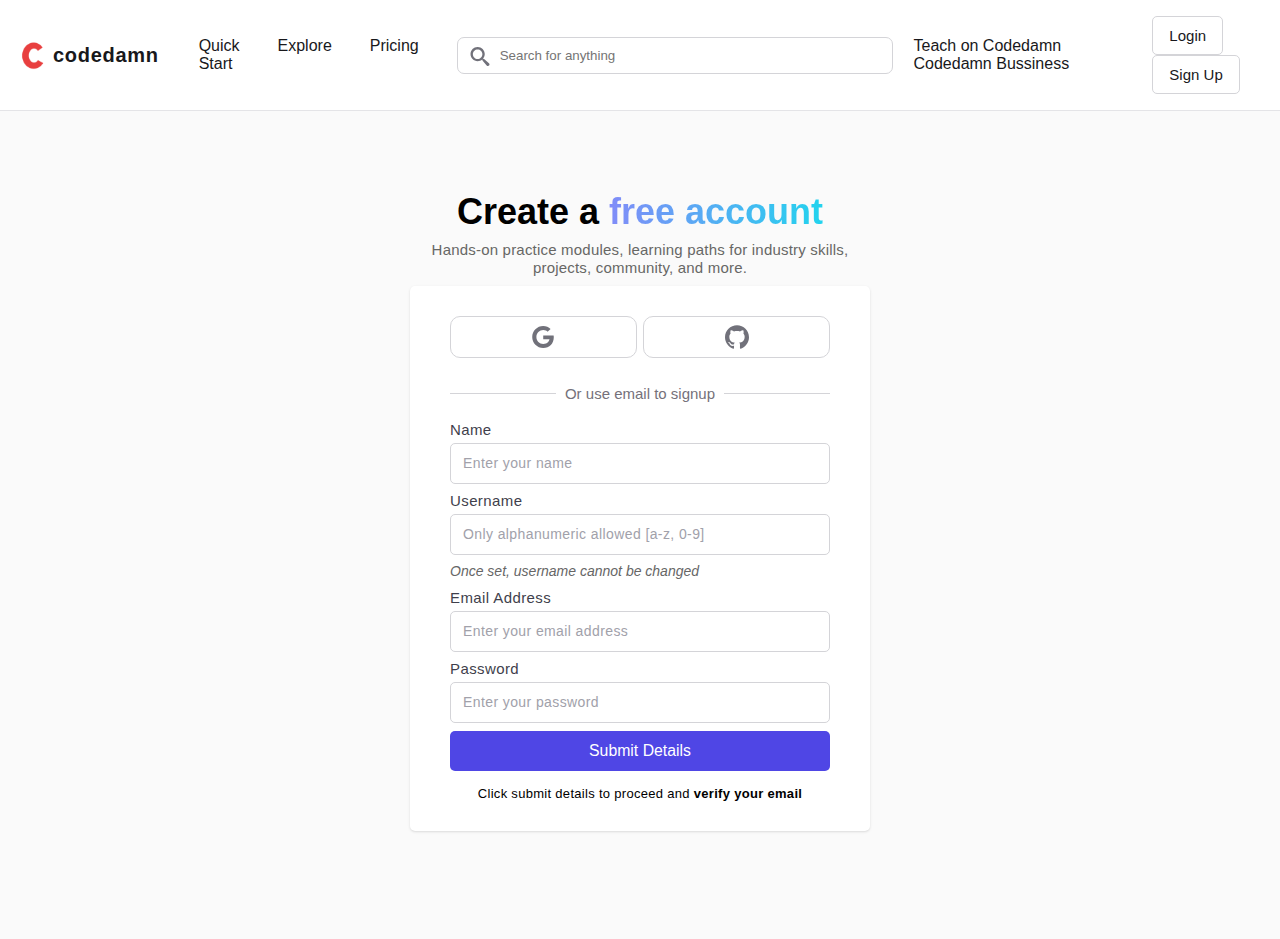
<file: index.html>
<!DOCTYPE html>
<html lang="en">

<head>
    <meta charset="UTF-8">
    <meta name="viewport" content="width=device-width, initial-scale=1.0">
    <title>Create a free account - Codedamn</title>
    <link rel="stylesheet" href="index.css">
    <link rel="icon" href="favicon-96x96.png">
</head>

<body>
    <header>
        <div class="nav-container">
            <nav class="nav-items">
                <div class="hero-img-text">
                    <img src="favicon-96x96.png" alt="Codedamn Image">
                    <span class="hero-text">codedamn</span>
                </div>
                <ul>
                    <li><a href="#">Quick Start</a></li>
                    <li><a href="#">Explore</a></li>
                    <li><a href="#">Pricing</a></li>
                </ul>
                <div class="search-input-box">
                    <form action="#">
                        <input type="text" placeholder="Search for anything" required>
                        <button class="search-icon-container">
                            <svg class="search-icon">
                                <use xlink:href="symbol-defs.svg#icon-search"></use>
                            </svg>
                        </button>
                    </form>
                </div>
                <div class="right-first-container">
                    <a href="#" class="teach-codedamn">Teach on Codedamn</a>
                    <a href="#" class="bussiness">Codedamn Bussiness</a>
                </div>
                <div class="right-second-container">
                    <button class="login-btn">Login</button>
                    <button class="sign-up">Sign Up</button>
                </div>
            </nav>
        </div>
    </header>
    <main class="main-section">
        <div class="main-container">
            <div class="two-lines">
                <h2 class="create-account">Create a <span class="free-account-text"> free account</span></h2>
                <p class="below-text">Hands-on practice modules, learning paths for industry skills, projects,
                    community,
                    and more.</p>
            </div>
            <form class="form-container">
                <div class="logo-boxes">
                    <button class="google-btn"><img src="google.svg" alt="Google Logo"></button>
                    <button class="github-btn"><img src="github.svg" alt="Github Logo"></button>
                </div>
                <div class="email-signup-text">
                    <span class="or">
                        <span class="or-child">Or use email to signup</span>
                    </span>
                </div>
                <div class="name">Name</div>
                <div class="name-input-box">
                    <input type="text" placeholder="Enter your name" required>
                </div>
                <div class="username">Username</div>
                <div class="username-input-box">
                    <input type="text" placeholder="Only alphanumeric allowed [a-z, 0-9]" required>
                </div>
                <div class="warning-text"><i>Once set, username cannot be changed</i></div>
                <div class="email">Email Address</div>
                <div class="email-input-box">
                    <input type="email" placeholder="Enter your email address" required>
                </div>
                <div class="password">Password</div>
                <div class="password-input-box">
                    <input type="password" placeholder="Enter your password" required>
                </div>
                <button class="btn-blue">Submit Details</button>
            <p class="submission-text">Click submit details to proceed and <a href="#" class="verify-email">verify your
                    email</a></p>
            </form>
            
        </div>
    </main>
</body>

</html>
</file>
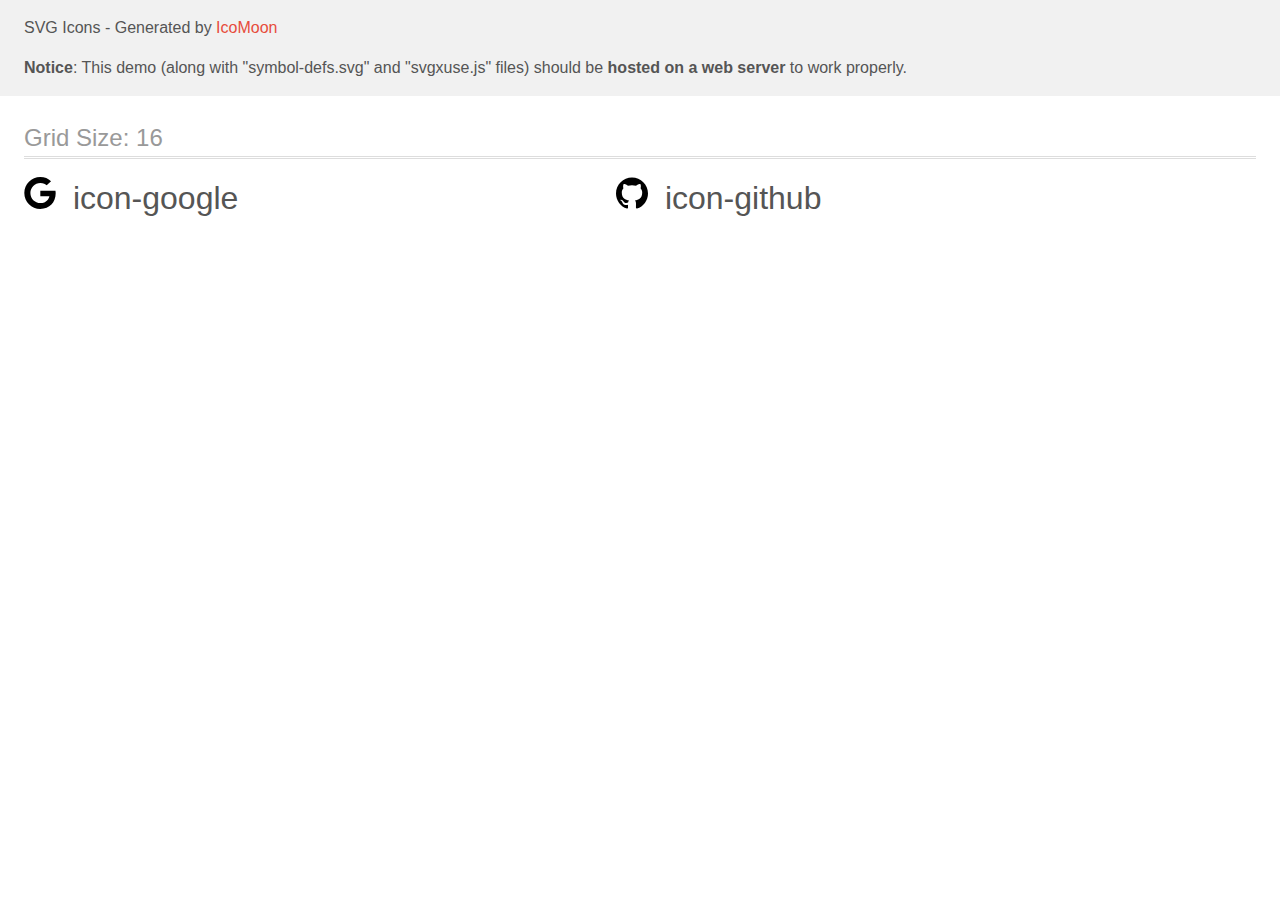
<file: icomoon (1)/demo-external-svg.html>
<!doctype html>
<html>
<head>
    <title>IcoMoon - SVG Icons</title>
    <meta charset="utf-8">
    <meta name="viewport" content="width=device-width, initial-scale=1">
    <link rel="stylesheet" href="demo-files/demo.css">
    <link rel="stylesheet" href="style.css">
</head>
<body>
<header class="bgc1 clearfix">
<div class="mhl">
    <p>SVG Icons - Generated by <a href="https://icomoon.io/app">IcoMoon</a></p><p><strong>Notice</strong>: This demo (along with "symbol-defs.svg" and "svgxuse.js" files) should be <b>hosted on a web server</b> to work properly.</p>
</div>
</header>
    <div class="clearfix mhl ptl">
        <h1 class="mvm mtn fgc1">Grid Size: 16</h1>
        <div class="glyph fs1">
            <div class="clearfix pbs">
                <svg class="icon icon-google"><use xlink:href="symbol-defs.svg#icon-google"></use></svg><span class="name"> icon-google</span>
            </div>
        </div>
        <div class="glyph fs1">
            <div class="clearfix pbs">
                <svg class="icon icon-github"><use xlink:href="symbol-defs.svg#icon-github"></use></svg><span class="name"> icon-github</span>
            </div>
        </div>
  </div>
<script defer src="svgxuse.js"></script>
</body>
</html>
</file>
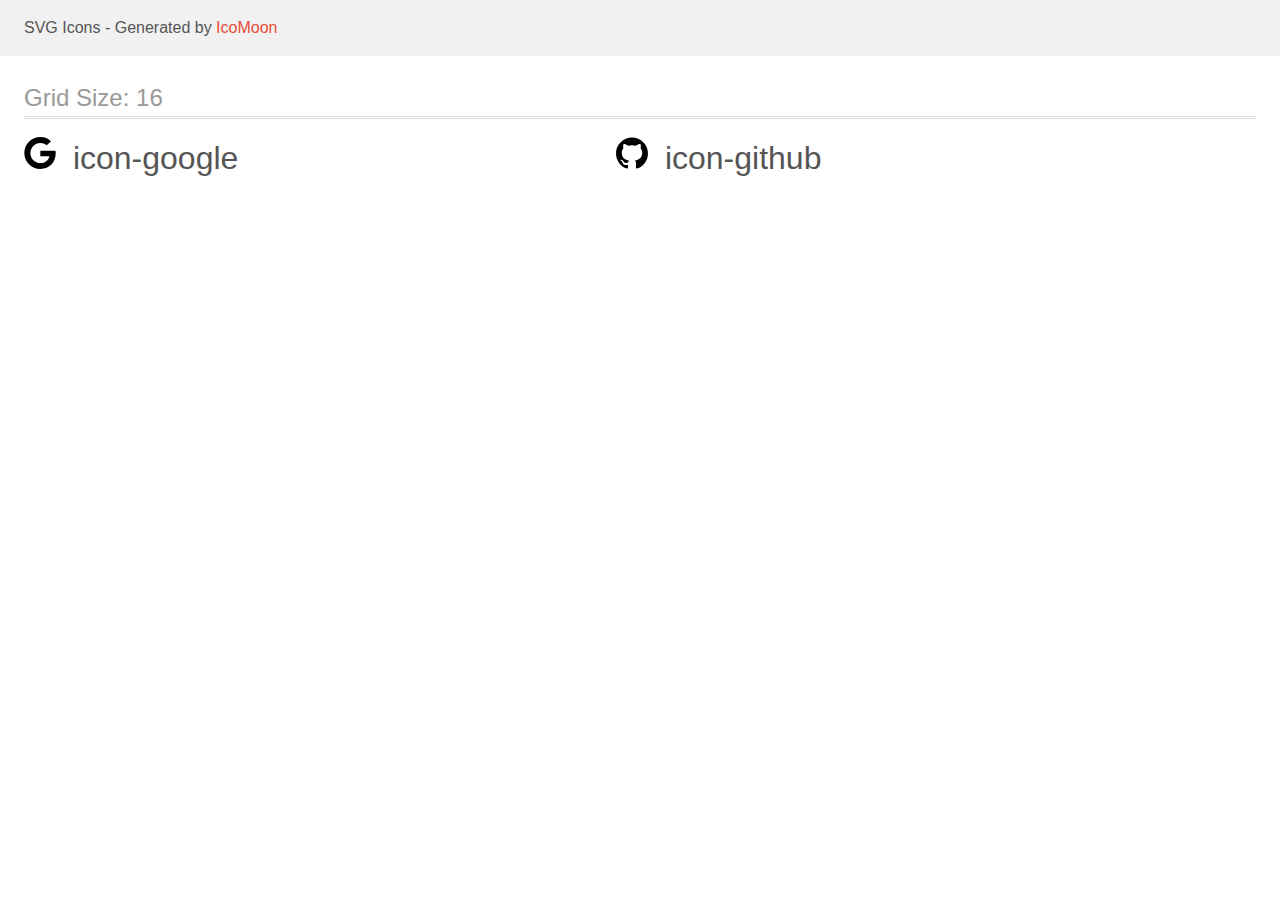
<file: icomoon (1)/demo.html>
<!doctype html>
<html>
<head>
    <title>IcoMoon - SVG Icons</title>
    <meta charset="utf-8">
    <meta name="viewport" content="width=device-width, initial-scale=1">
    <link rel="stylesheet" href="demo-files/demo.css">
    <link rel="stylesheet" href="style.css">
</head>
<body>
<svg aria-hidden="true" style="position: absolute; width: 0; height: 0; overflow: hidden;" version="1.1" xmlns="http://www.w3.org/2000/svg" xmlns:xlink="http://www.w3.org/1999/xlink">
<defs>
<symbol id="icon-google" viewBox="0 0 32 32">
<path d="M16.319 13.713v5.487h9.075c-0.369 2.356-2.744 6.9-9.075 6.9-5.463 0-9.919-4.525-9.919-10.1s4.456-10.1 9.919-10.1c3.106 0 5.188 1.325 6.375 2.469l4.344-4.181c-2.788-2.612-6.4-4.188-10.719-4.188-8.844 0-16 7.156-16 16s7.156 16 16 16c9.231 0 15.363-6.494 15.363-15.631 0-1.050-0.113-1.85-0.25-2.65l-15.113-0.006z"></path>
</symbol>
<symbol id="icon-github" viewBox="0 0 32 32">
<path d="M16 0.395c-8.836 0-16 7.163-16 16 0 7.069 4.585 13.067 10.942 15.182 0.8 0.148 1.094-0.347 1.094-0.77 0-0.381-0.015-1.642-0.022-2.979-4.452 0.968-5.391-1.888-5.391-1.888-0.728-1.849-1.776-2.341-1.776-2.341-1.452-0.993 0.11-0.973 0.11-0.973 1.606 0.113 2.452 1.649 2.452 1.649 1.427 2.446 3.743 1.739 4.656 1.33 0.143-1.034 0.558-1.74 1.016-2.14-3.554-0.404-7.29-1.777-7.29-7.907 0-1.747 0.625-3.174 1.649-4.295-0.166-0.403-0.714-2.030 0.155-4.234 0 0 1.344-0.43 4.401 1.64 1.276-0.355 2.645-0.532 4.005-0.539 1.359 0.006 2.729 0.184 4.008 0.539 3.054-2.070 4.395-1.64 4.395-1.64 0.871 2.204 0.323 3.831 0.157 4.234 1.026 1.12 1.647 2.548 1.647 4.295 0 6.145-3.743 7.498-7.306 7.895 0.574 0.497 1.085 1.47 1.085 2.963 0 2.141-0.019 3.864-0.019 4.391 0 0.426 0.288 0.925 1.099 0.768 6.354-2.118 10.933-8.113 10.933-15.18 0-8.837-7.164-16-16-16z"></path>
</symbol>
</defs>
</svg>

<header class="bgc1 clearfix">
<div class="mhl">
    <p>SVG Icons - Generated by <a href="https://icomoon.io/app">IcoMoon</a></p>
</div>
</header>
    <div class="clearfix mhl ptl">
        <h1 class="mvm mtn fgc1">Grid Size: 16</h1>
        <div class="glyph fs1">
            <div class="clearfix pbs">
                <svg class="icon icon-google"><use xlink:href="#icon-google"></use></svg><span class="name"> icon-google</span>
            </div>
        </div>
        <div class="glyph fs1">
            <div class="clearfix pbs">
                <svg class="icon icon-github"><use xlink:href="#icon-github"></use></svg><span class="name"> icon-github</span>
            </div>
        </div>
  </div>
<script defer src="svgxuse.js"></script>
</body>
</html>
</file>
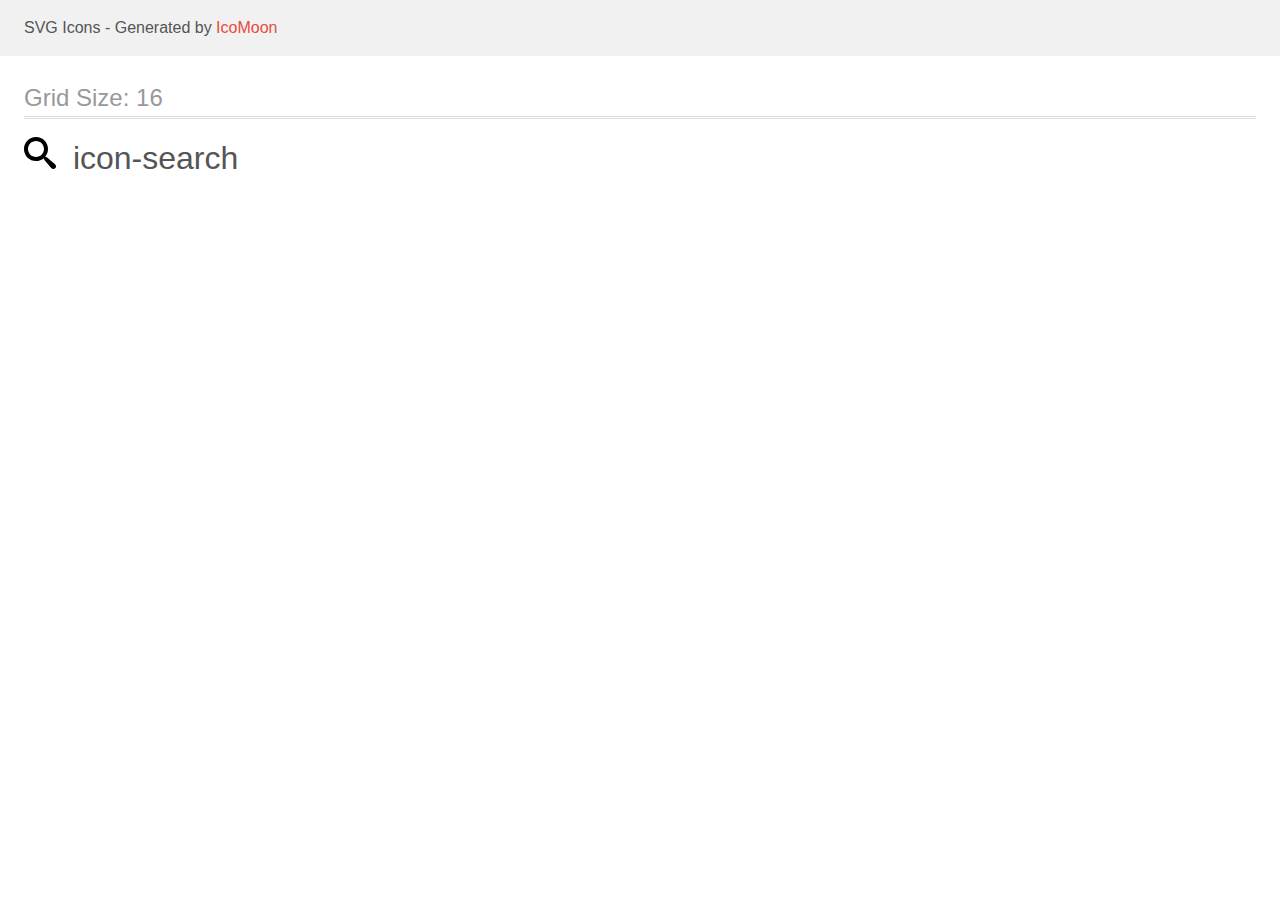
<file: icomoon/demo.html>
<!doctype html>
<html>
<head>
    <title>IcoMoon - SVG Icons</title>
    <meta charset="utf-8">
    <meta name="viewport" content="width=device-width, initial-scale=1">
    <link rel="stylesheet" href="demo-files/demo.css">
    <link rel="stylesheet" href="style.css">
</head>
<body>
<svg aria-hidden="true" style="position: absolute; width: 0; height: 0; overflow: hidden;" version="1.1" xmlns="http://www.w3.org/2000/svg" xmlns:xlink="http://www.w3.org/1999/xlink">
<defs>
<symbol id="icon-search" viewBox="0 0 32 32">
<path d="M31.008 27.231l-7.58-6.447c-0.784-0.705-1.622-1.029-2.299-0.998 1.789-2.096 2.87-4.815 2.87-7.787 0-6.627-5.373-12-12-12s-12 5.373-12 12 5.373 12 12 12c2.972 0 5.691-1.081 7.787-2.87-0.031 0.677 0.293 1.515 0.998 2.299l6.447 7.58c1.104 1.226 2.907 1.33 4.007 0.23s0.997-2.903-0.23-4.007zM12 20c-4.418 0-8-3.582-8-8s3.582-8 8-8 8 3.582 8 8-3.582 8-8 8z"></path>
</symbol>
</defs>
</svg>

<header class="bgc1 clearfix">
<div class="mhl">
    <p>SVG Icons - Generated by <a href="https://icomoon.io/app">IcoMoon</a></p>
</div>
</header>
    <div class="clearfix mhl ptl">
        <h1 class="mvm mtn fgc1">Grid Size: 16</h1>
        <div class="glyph fs1">
            <div class="clearfix pbs">
                <svg class="icon icon-search"><use xlink:href="#icon-search"></use></svg><span class="name"> icon-search</span>
            </div>
        </div>
  </div>
<script defer src="svgxuse.js"></script>
</body>
</html>
</file>
<file: index.css>
*{
    margin: 0;
    box-sizing: border-box;
}

html{
    font-size: 62.5%;
      font-family: 'Montserrat', sans-serif; 
}

header{
    border-bottom: 1px solid #E4E4E7;
}

.nav-container{
    max-width: 162rem;
    margin: 0 auto;
    padding: 1.6rem;
    //background-color: pink;
}

.nav-items{
    display: flex;
    justify-content: space-between;
    align-items: center;
}

.hero-img-text{
    display: flex;
    align-items: center;
}
.hero-img-text img{
    height: 3.3rem;
}

.hero-text{
    font-size: 2rem;
    font-weight: bold;
    color: #18181B;
    letter-spacing: 0.07rem;
    padding-left: 0.4rem;
}

ul{
    display: flex;
    font-size: 1.6rem;
   
}
ul li{
    list-style: none;
    padding-right: 3.8rem;
}

ul li a{
    text-decoration: none;
    color: #18181B;
    font-weight: 500;
}

.search-input-box{
    display: flex;
    flex:0 0 35%;
    align-items: center;
    position: relative;
    top: -0.4rem;
}
form{
   // background-color: black;
    width: 100%;
}

.search-input-box form input{
    width: 100%;
padding:1rem 0 1rem 4.2rem;
border: 1px solid #D4D4D8;
border-radius: 0.7rem;
outline-color: #6B6EF2;
}

.search-input-box form {
  height: 2.8rem;
}
.search-icon-container{
    position: relative;
    top: -2.8rem;
    left: 0.2rem;
}

.search-icon, .search-icon-container{
    height: 1.9rem;
    display: inline-block;
    width: 3rem;
    border: none;
    background-color: white;
    fill: #71717A;
}

.right-first-container{
    margin: 0 2rem;
}
.right-first-container a{
    text-decoration: none;
    color: #18181B;
    font-weight: 500;
    font-size: 1.6rem;
}

.teach-codedamn{
    padding-right: 2.5rem;
}

.login-btn{
    margin-right: 0.8rem;
}

.login-btn, .sign-up{
    border: none;
    background-color: white;
    border: 1px solid #D4D4D8;
    border-radius: 0.5rem;
    padding: 1rem 1.6rem;
    font-size: 1.5rem;
    color: #18181B;
}

.main-section{
    padding: 0;
    display: flex;
    justify-content: center;
    //align-items: center;
    min-height: 92vh;
    background-color: #FAFAFA;
}

.main-container{
// background-color: black;
 max-width: 46rem;   
 display: flex;
 flex-direction: column;
 align-items: center;
}

.two-lines{
    min-width: 44rem;
    //background-color: pink;
    
}

.create-account{
    margin-top: 8rem;
    text-align: center;
    font-size: 3.6rem;
    font-weight: 800;
}

.free-account-text {
  background-image: linear-gradient(to right, #818cf8, #22d3ee);
  //mix-blend-mode: color;
  -webkit-background-clip: text;
  -webkit-text-fill-color: transparent;
}

.below-text{
    font-size: 1.5rem;
    color: #676765;
    letter-spacing: 0.02rem;
    padding: 0.83rem;
    text-align: center;
    line-height: 1.8rem;
}

.form-container{
    background-color: white;
    box-shadow: 0 1px 3px 0 rgba(0,0,0,.1), 0 1px 2px -1px rgba(0,0,0,.1);
    padding: 3rem 4rem;
    border-radius: 0.5rem;
   // padding: 2rem 2.5rem;
}

.logo-boxes{
    display: flex;
    justify-content: space-evenly;
    margin-bottom: 3.5rem;
    
}
.google-btn{
    margin-right: 0.5em;

}
.google-btn img{
    width: 2.2rem;
    height: 2.2rem;
    color: #71717A;
}

.github-btn img{
   width: 2.4rem;
    height: 2.4rem; 
}
.google-btn, .github-btn{
    border: 1px solid #D4D4D8;
    padding: 0.8rem 0rem;
    width: 100%;
    text-align: center;
    border-radius: 1rem;
        display: flex;
    justify-content: center;
    align-items: center;
    background-color: inherit;
    
}

.email-signup-text{
    text-align: center;
    margin-bottom: 1rem;
}
.or{
    border-top: 1px solid #D4D4D8;
    display: flex;
    justify-content: center; 
}

.or-child{
    font-size: 1.5rem;
    position: relative;
    text-align: center;
    color: #75717A;
    top: -0.9rem;
    padding-inline:0.9rem ;
    background-color: white;
    display: flex;
    justify-content: center;
}
.name, .username, .email, .password{
    color: #3F3F4C;
    font-size: 1.5rem;
    font-weight: 500;
    font-family: 'Segoe UI', Tahoma, Geneva, Verdana, sans-serif;
    margin-bottom: 0.5rem;
    letter-spacing: 0.04rem;
}
.form-container input{
border-radius: 0.5rem;
border: 1px solid #D4D4D8;
width: 100%;
padding: 1.2rem;
outline-color: #6B6EF2;
margin-bottom: 0.8rem;
}

.form-container input::placeholder{
    color: #A1A1AA;
    letter-spacing: 0.04rem;
    font-size: 1.4rem;
}
.warning-text{
    font-size: 1.4rem;
    color: #666666;
    margin-bottom: 1rem;
}

.btn-blue{
width: 100%;
color: white;
border: none;
background-color: #4F46E5;
padding: 1.1rem 0rem;
font-size: 1.58rem;
font-weight: 500;
border-radius: 0.5rem;
margin-bottom: 1.5rem;
}

.submission-text{
    text-align: center;
    font-size: 1.3rem;
    letter-spacing: 0.03rem;
}

.submission-text a{
    color: black;
    text-decoration: none;
    font-weight: bold;
}
</file>
<file: icomoon (1)/demo-files/demo.css>
body {
  padding: 0;
  margin: 0;
  font-family: sans-serif;
  font-size: 1em;
  line-height: 1.5;
  color: #555;
  background: #fff;
}
h1 {
  font-size: 1.5em;
  font-weight: normal;
  box-shadow: 0 1px #ddd, 0 2px #fff, 0 3px #ddd;
}
small {
  font-size: .66666667em;
}
a {
  color: #e74c3c;
  text-decoration: none;
}
a:hover, a:focus {
  box-shadow: 0 1px #e74c3c;
}
.bshadow0, input {
  box-shadow: inset 0 -2px #e7e7e7;
}
input:hover {
  box-shadow: inset 0 -2px #ccc;
}
input, fieldset {
  font-size: 1em;
  margin: 0;
  padding: 0;
  border: 0;
}
input {
  color: inherit;
  line-height: 1.5;
  height: 1.5em;
  padding: .25em 0;
}
input:focus {
  outline: none;
  box-shadow: inset 0 -2px #449fdb;
}
.glyph {
  font-size: 16px;
  margin-right: 1.5em;
  float: left;
  width: 17em;
}
svg {
  color: #000;
}
.liga {
  width: 80%;
  width: calc(100% - 2.5em);
}
.talign-right {
  text-align: right;
}
.talign-center {
  text-align: center;
}
.bgc1 {
  background: #f1f1f1;
}
.fgc0 {
  color: #000;
}
.fgc1 {
  color: #999;
}
p {
  margin-top: 1em;
  margin-bottom: 1em;
}
.mvm {
  margin-top: .75em;
  margin-bottom: .75em;
}
.mtn {
  margin-top: 0;
}
.mtl, .mal {
  margin-top: 1.5em;
}
.mbl, .mal {
  margin-bottom: 1.5em;
}
.mal, .mhl {
  margin-left: 1.5em;
  margin-right: 1.5em;
}
.mhmm {
  margin-left: 1em;
  margin-right: 1em;
}
.ptl {
  padding-top: 1.5em;
}
.pbs, .pvs {
  padding-bottom: .25em;
}
.pvs, .pts {
  padding-top: .25em;
}
.unit {
  float: left;
}
.unitRight {
  float: right;
}
.size1of2 {
  width: 50%;
}
.size1of1 {
  width: 100%;
}
.clearfix:before, .clearfix:after {
  content: " ";
  display: table;
}
.clearfix:after {
  clear: both;
}
.hidden-true {
  display: none;
}
.textbox0 {
  width: 3em;
  background: #f1f1f1;
  padding: .25em .5em;
  line-height: 1.5;
  height: 1.5em;
}
.fs0 {
  font-size: 16px;
}
.fs1 {
  font-size: 32px;
}
.name {
  margin-left: .25em;
}
</file>
<file: icomoon (1)/style.css>
.icon {
  display: inline-block;
  width: 1em;
  height: 1em;
  stroke-width: 0;
  stroke: currentColor;
  fill: currentColor;
}

/* ==========================================
Single-colored icons can be modified like so:
.icon-name {
  font-size: 32px;
  color: red;
}
========================================== */
</file>
<file: icomoon/demo-files/demo.css>
body {
  padding: 0;
  margin: 0;
  font-family: sans-serif;
  font-size: 1em;
  line-height: 1.5;
  color: #555;
  background: #fff;
}
h1 {
  font-size: 1.5em;
  font-weight: normal;
  box-shadow: 0 1px #ddd, 0 2px #fff, 0 3px #ddd;
}
small {
  font-size: .66666667em;
}
a {
  color: #e74c3c;
  text-decoration: none;
}
a:hover, a:focus {
  box-shadow: 0 1px #e74c3c;
}
.bshadow0, input {
  box-shadow: inset 0 -2px #e7e7e7;
}
input:hover {
  box-shadow: inset 0 -2px #ccc;
}
input, fieldset {
  font-size: 1em;
  margin: 0;
  padding: 0;
  border: 0;
}
input {
  color: inherit;
  line-height: 1.5;
  height: 1.5em;
  padding: .25em 0;
}
input:focus {
  outline: none;
  box-shadow: inset 0 -2px #449fdb;
}
.glyph {
  font-size: 16px;
  margin-right: 1.5em;
  float: left;
  width: 17em;
}
svg {
  color: #000;
}
.liga {
  width: 80%;
  width: calc(100% - 2.5em);
}
.talign-right {
  text-align: right;
}
.talign-center {
  text-align: center;
}
.bgc1 {
  background: #f1f1f1;
}
.fgc0 {
  color: #000;
}
.fgc1 {
  color: #999;
}
p {
  margin-top: 1em;
  margin-bottom: 1em;
}
.mvm {
  margin-top: .75em;
  margin-bottom: .75em;
}
.mtn {
  margin-top: 0;
}
.mtl, .mal {
  margin-top: 1.5em;
}
.mbl, .mal {
  margin-bottom: 1.5em;
}
.mal, .mhl {
  margin-left: 1.5em;
  margin-right: 1.5em;
}
.mhmm {
  margin-left: 1em;
  margin-right: 1em;
}
.ptl {
  padding-top: 1.5em;
}
.pbs, .pvs {
  padding-bottom: .25em;
}
.pvs, .pts {
  padding-top: .25em;
}
.unit {
  float: left;
}
.unitRight {
  float: right;
}
.size1of2 {
  width: 50%;
}
.size1of1 {
  width: 100%;
}
.clearfix:before, .clearfix:after {
  content: " ";
  display: table;
}
.clearfix:after {
  clear: both;
}
.hidden-true {
  display: none;
}
.textbox0 {
  width: 3em;
  background: #f1f1f1;
  padding: .25em .5em;
  line-height: 1.5;
  height: 1.5em;
}
.fs0 {
  font-size: 16px;
}
.fs1 {
  font-size: 32px;
}
.name {
  margin-left: .25em;
}
</file>
<file: icomoon/style.css>
.icon {
  display: inline-block;
  width: 1em;
  height: 1em;
  stroke-width: 0;
  stroke: currentColor;
  fill: currentColor;
}

/* ==========================================
Single-colored icons can be modified like so:
.icon-name {
  font-size: 32px;
  color: red;
}
========================================== */
</file>
